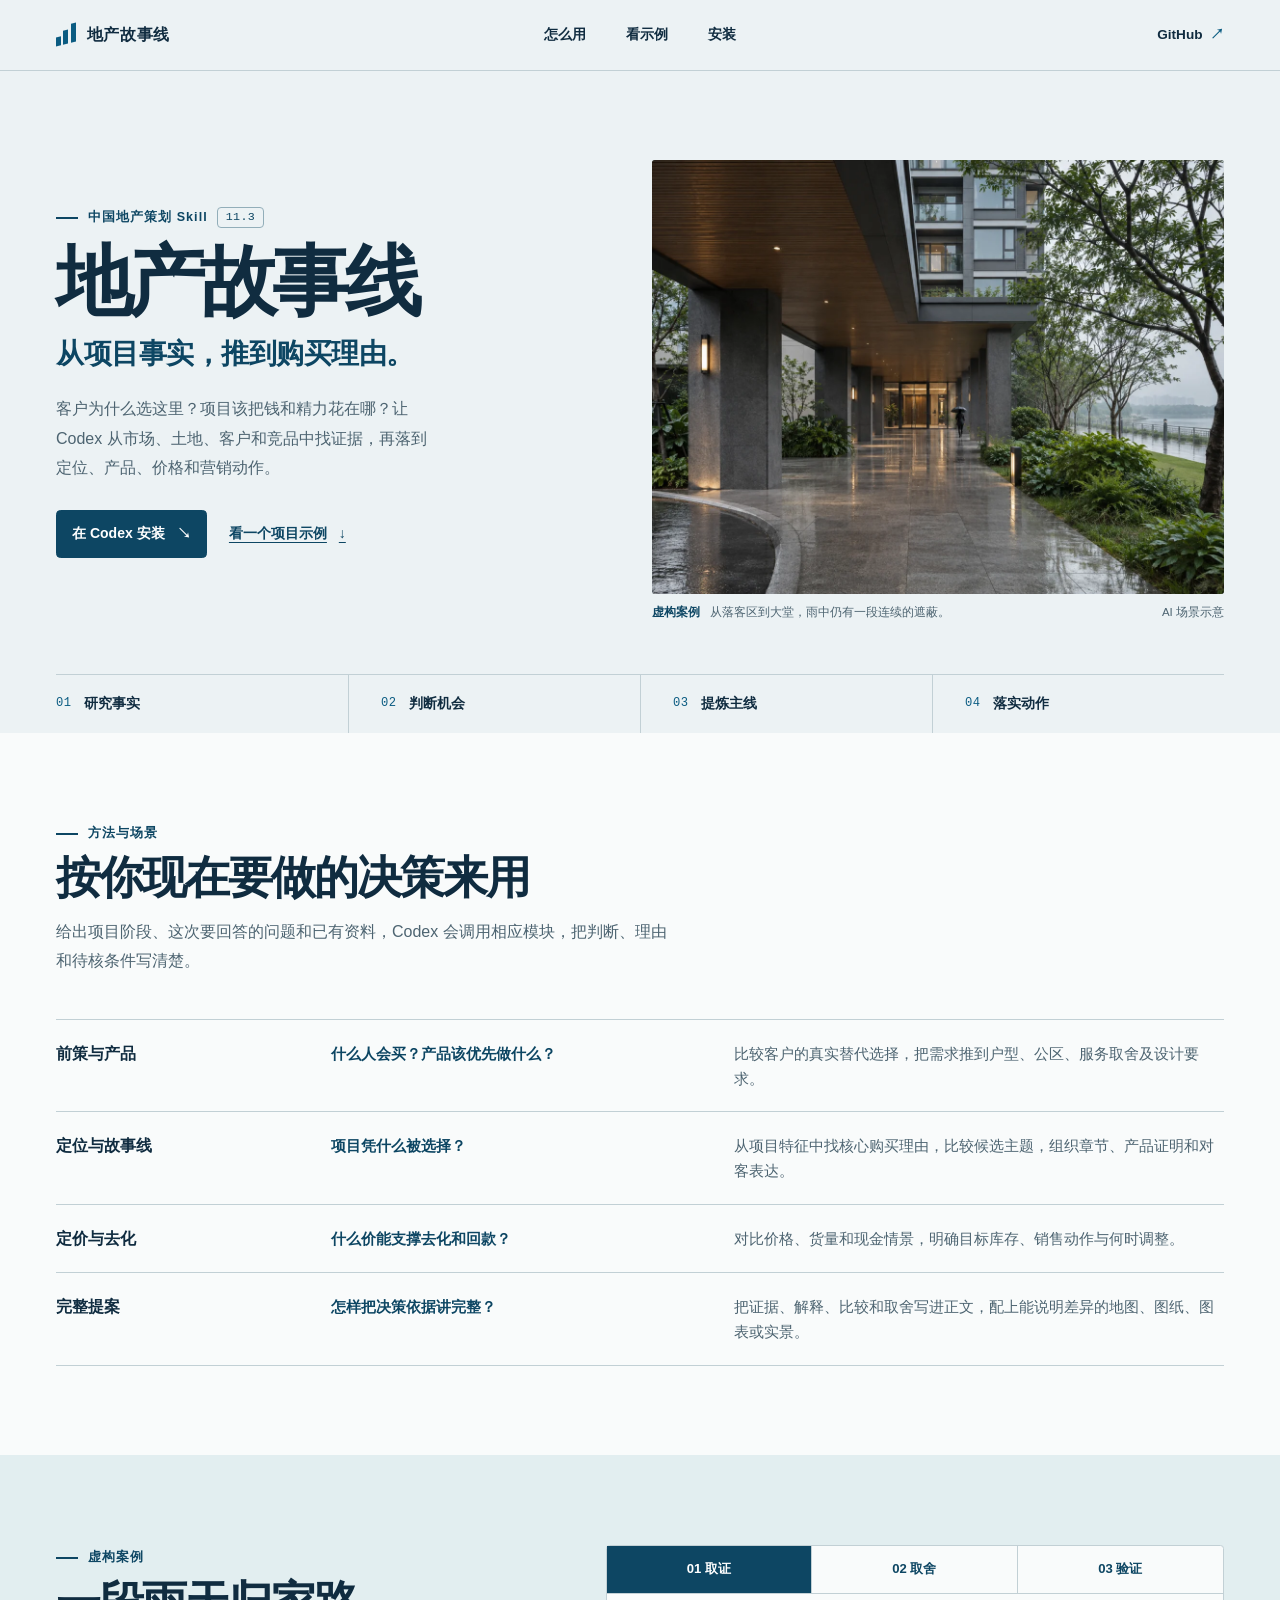
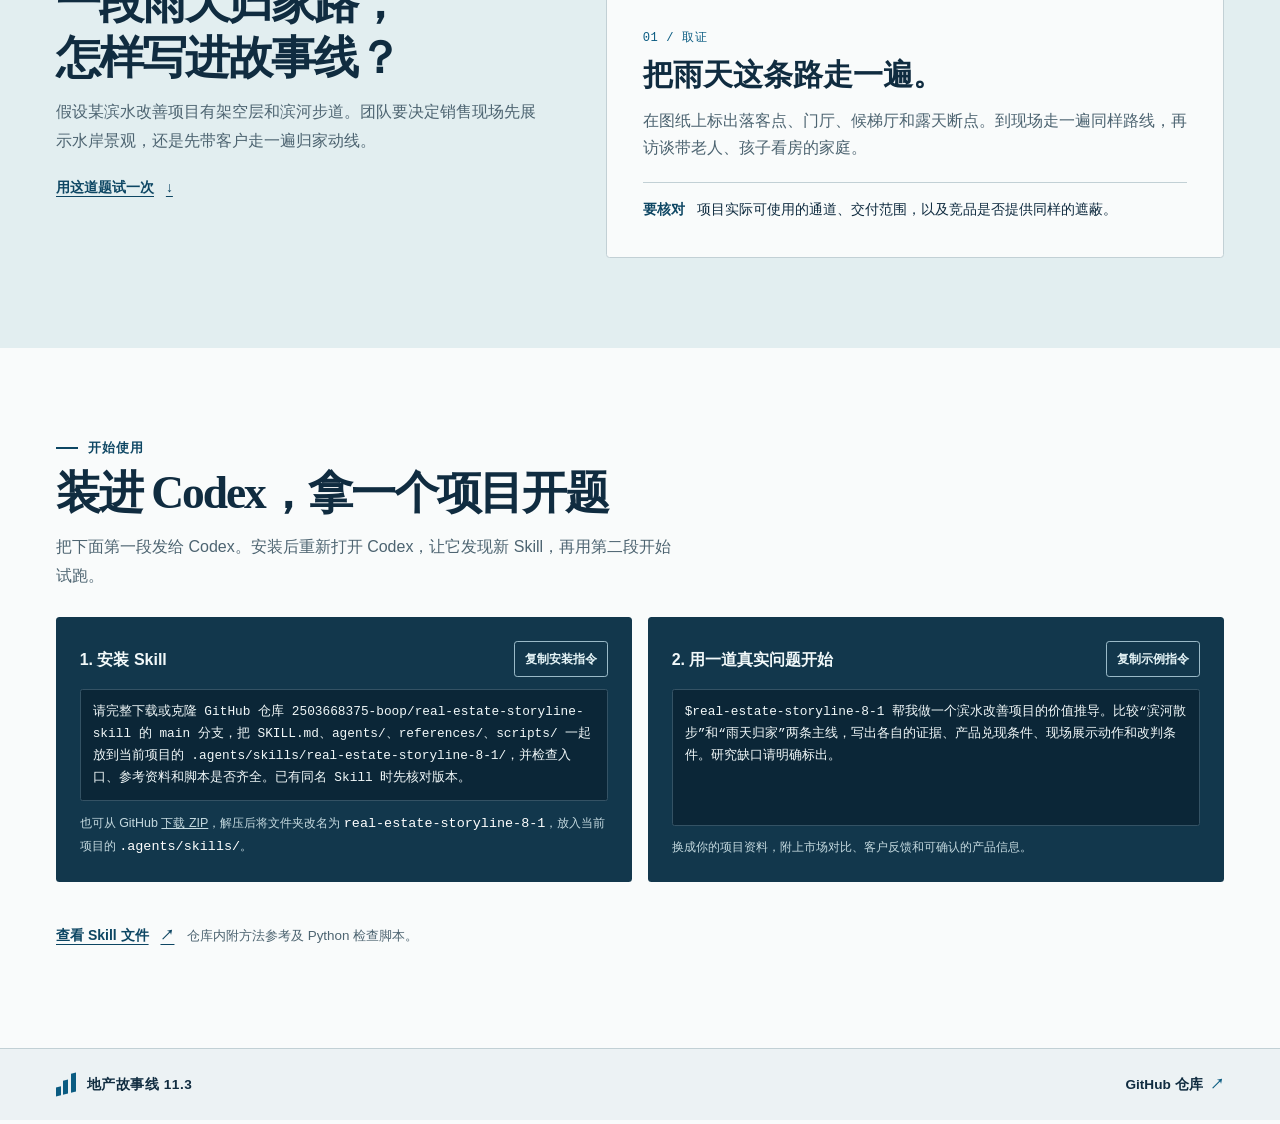
<file: docs/index.html>
<!doctype html>
<html lang="zh-CN">
<head>
  <meta charset="utf-8">
  <meta name="viewport" content="width=device-width, initial-scale=1">
  <meta name="description" content="地产故事线是面向中国地产策划的 Codex Skill，帮助你用市场、客户与项目事实做定位、产品、价格和营销取舍。">
  <meta name="theme-color" content="#ecf2f4">
  <meta property="og:type" content="website">
  <meta property="og:locale" content="zh_CN">
  <meta property="og:title" content="地产故事线 11.3">
  <meta property="og:description" content="从项目事实，推到购买理由。面向中国地产策划的 Codex Skill。">
  <meta property="og:url" content="https://2503668375-boop.github.io/real-estate-storyline-skill/">
  <meta property="og:image" content="https://2503668375-boop.github.io/real-estate-storyline-skill/assets/waterfront-arrival.webp">
  <link rel="canonical" href="https://2503668375-boop.github.io/real-estate-storyline-skill/">
  <link rel="stylesheet" href="assets/site.css">
  <script src="assets/site.js" defer></script>
  <title>地产故事线 11.3 · 中国地产策划 Skill</title>
</head>
<body>
  <a class="skip" href="#main">跳到正文</a>

  <header class="site-header">
    <div class="wrap masthead">
      <a class="brand" href="#main">
        <span class="brand-mark" aria-hidden="true"><i></i><i></i><i></i></span>
        <span>地产故事线</span>
      </a>
      <nav aria-label="页面导航">
        <a href="#method">怎么用</a>
        <a href="#example">看示例</a>
        <a href="#install">安装</a>
      </nav>
      <a class="nav-repo" href="https://github.com/2503668375-boop/real-estate-storyline-skill">GitHub <span aria-hidden="true">↗</span></a>
    </div>
  </header>

  <main id="main">
    <section class="hero" aria-labelledby="page-title">
      <div class="wrap hero-grid">
        <div class="hero-copy">
          <p class="eyebrow"><span class="accent-rule" aria-hidden="true"></span> 中国地产策划 Skill <span class="edition">11.3</span></p>
          <h1 id="page-title">地产故事线</h1>
          <p class="thesis">从项目事实，推到购买理由。</p>
          <p class="hero-intro">客户为什么选这里？项目该把钱和精力花在哪？让 Codex 从市场、土地、客户和竞品中找证据，再落到定位、产品、价格和营销动作。</p>
          <div class="hero-actions">
            <a class="button primary" href="#install">在 Codex 安装 <span aria-hidden="true">↘</span></a>
            <a class="text-link" href="#example">看一个项目示例 <span aria-hidden="true">↓</span></a>
          </div>
        </div>
        <figure class="hero-visual">
          <img src="assets/waterfront-arrival.webp" alt="雨天的住宅入口，连续有顶步道从落客区接向住宅大堂，右侧可见绿化和滨水空间。" width="1200" height="900" fetchpriority="high">
          <figcaption><span class="caption-tag">虚构案例</span><span>从落客区到大堂，雨中仍有一段连续的遮蔽。</span><span class="caption-credit">AI 场景示意</span></figcaption>
        </figure>
      </div>
      <div class="wrap">
        <ol class="route" aria-label="工作顺序">
          <li><span>01</span>研究事实</li>
          <li><span>02</span>判断机会</li>
          <li><span>03</span>提炼主线</li>
          <li><span>04</span>落实动作</li>
        </ol>
      </div>
    </section>

    <section class="wrap method section-space" id="method" aria-labelledby="method-title">
      <header class="section-head">
        <p class="eyebrow"><span class="accent-rule" aria-hidden="true"></span> 方法与场景</p>
        <h2 id="method-title">按你现在要做的决策来用</h2>
        <p>给出项目阶段、这次要回答的问题和已有资料，Codex 会调用相应模块，把判断、理由和待核条件写清楚。</p>
      </header>
      <dl class="method-list">
        <div class="method-row">
          <dt>前策与产品</dt>
          <dd class="method-question">什么人会买？产品该优先做什么？</dd>
          <dd>比较客户的真实替代选择，把需求推到户型、公区、服务取舍及设计要求。</dd>
        </div>
        <div class="method-row">
          <dt>定位与故事线</dt>
          <dd class="method-question">项目凭什么被选择？</dd>
          <dd>从项目特征中找核心购买理由，比较候选主题，组织章节、产品证明和对客表达。</dd>
        </div>
        <div class="method-row">
          <dt>定价与去化</dt>
          <dd class="method-question">什么价能支撑去化和回款？</dd>
          <dd>对比价格、货量和现金情景，明确目标库存、销售动作与何时调整。</dd>
        </div>
        <div class="method-row">
          <dt>完整提案</dt>
          <dd class="method-question">怎样把决策依据讲完整？</dd>
          <dd>把证据、解释、比较和取舍写进正文，配上能说明差异的地图、图纸、图表或实景。</dd>
        </div>
      </dl>
    </section>

    <section class="example" id="example" aria-labelledby="example-title">
      <div class="wrap section-space example-grid">
        <header class="section-head">
          <p class="eyebrow"><span class="accent-rule" aria-hidden="true"></span> 虚构案例</p>
          <h2 id="example-title">一段雨天归家路，<br class="desktop-break">怎样写进故事线？</h2>
          <p>假设某滨水改善项目有架空层和滨河步道。团队要决定销售现场先展示水岸景观，还是先带客户走一遍归家动线。</p>
          <a class="text-link" href="#prompt">用这道题试一次 <span aria-hidden="true">↓</span></a>
        </header>

        <div class="example-notebook" data-example>
          <div class="example-tabs" hidden>
            <button type="button" id="tab-facts" aria-controls="case-facts">01 取证</button>
            <button type="button" id="tab-judgment" aria-controls="case-judgment">02 取舍</button>
            <button type="button" id="tab-action" aria-controls="case-action">03 验证</button>
          </div>
          <section class="example-panel" id="case-facts" aria-labelledby="facts-title">
            <p class="case-kicker">01 / 取证</p>
            <h3 id="facts-title">把雨天这条路走一遍。</h3>
            <p>在图纸上标出落客点、门厅、候梯厅和露天断点。到现场走一遍同样路线，再访谈带老人、孩子看房的家庭。</p>
            <dl class="case-note">
              <dt>要核对</dt>
              <dd>项目实际可使用的通道、交付范围，以及竞品是否提供同样的遮蔽。</dd>
            </dl>
          </section>
          <section class="example-panel" id="case-judgment" aria-labelledby="judgment-title">
            <p class="case-kicker">02 / 取舍</p>
            <h3 id="judgment-title">把“少淋一段雨”写进日常。</h3>
            <p>如果走访发现同类项目也有滨河景观，且家庭反复提到雨天接送，优先呈现遮雨归家。滨河步道留作晴天散步的支撑场景。</p>
            <dl class="case-note">
              <dt>候选主线</dt>
              <dd>风雨里，从容到家。</dd>
            </dl>
          </section>
          <section class="example-panel" id="case-action" aria-labelledby="action-title">
            <p class="case-kicker">03 / 验证</p>
            <h3 id="action-title">让客户走完，看他记住什么。</h3>
            <p>把看房路线从落客区排到大堂，途中展示实景和交付范围。走访后请客户复述最有价值的一处，并记录他对遮蔽中断、权限或维护的疑虑。</p>
            <dl class="case-note">
              <dt>何时改判</dt>
              <dd>如关键路段交付时会断开，或访谈显示这段路很少被使用，就调整展示重点。</dd>
            </dl>
          </section>
        </div>
      </div>
    </section>

    <section class="wrap section-space install" id="install" aria-labelledby="install-title">
      <header class="section-head">
        <p class="eyebrow"><span class="accent-rule" aria-hidden="true"></span> 开始使用</p>
        <h2 id="install-title">装进 Codex，拿一个项目开题</h2>
        <p>把下面第一段发给 Codex。安装后重新打开 Codex，让它发现新 Skill，再用第二段开始试跑。</p>
      </header>

      <div class="install-grid">
        <article class="command-card">
          <div class="command-head">
            <h3>1. 安装 Skill</h3>
            <button class="copy" type="button" data-copy="install-command" hidden>复制安装指令</button>
          </div>
          <pre><code id="install-command">请完整下载或克隆 GitHub 仓库 2503668375-boop/real-estate-storyline-skill 的 main 分支，把 SKILL.md、agents/、references/、scripts/ 一起放到当前项目的 .agents/skills/real-estate-storyline-8-1/，并检查入口、参考资料和脚本是否齐全。已有同名 Skill 时先核对版本。</code></pre>
          <p class="command-note">也可从 GitHub <a href="https://github.com/2503668375-boop/real-estate-storyline-skill/archive/refs/heads/main.zip">下载 ZIP</a>，解压后将文件夹改名为 <code>real-estate-storyline-8-1</code>，放入当前项目的 <code>.agents/skills/</code>。</p>
        </article>

        <article class="command-card" id="prompt">
          <div class="command-head">
            <h3>2. 用一道真实问题开始</h3>
            <button class="copy" type="button" data-copy="example-command" hidden>复制示例指令</button>
          </div>
          <pre><code id="example-command">$real-estate-storyline-8-1 帮我做一个滨水改善项目的价值推导。比较“滨河散步”和“雨天归家”两条主线，写出各自的证据、产品兑现条件、现场展示动作和改判条件。研究缺口请明确标出。</code></pre>
          <p class="command-note">换成你的项目资料，附上市场对比、客户反馈和可确认的产品信息。</p>
        </article>
      </div>
      <div class="copy-status" role="status" aria-live="polite"></div>
      <p class="install-source"><a class="text-link" href="https://github.com/2503668375-boop/real-estate-storyline-skill/blob/main/SKILL.md">查看 Skill 文件 <span aria-hidden="true">↗</span></a><span>仓库内附方法参考及 Python 检查脚本。</span></p>
    </section>
  </main>

  <footer class="site-footer">
    <div class="wrap footer-inner">
      <a class="brand" href="#main"><span class="brand-mark" aria-hidden="true"><i></i><i></i><i></i></span><span>地产故事线 11.3</span></a>
      <a class="nav-repo" href="https://github.com/2503668375-boop/real-estate-storyline-skill">GitHub 仓库 <span aria-hidden="true">↗</span></a>
    </div>
  </footer>
</body>
</html>
</file>
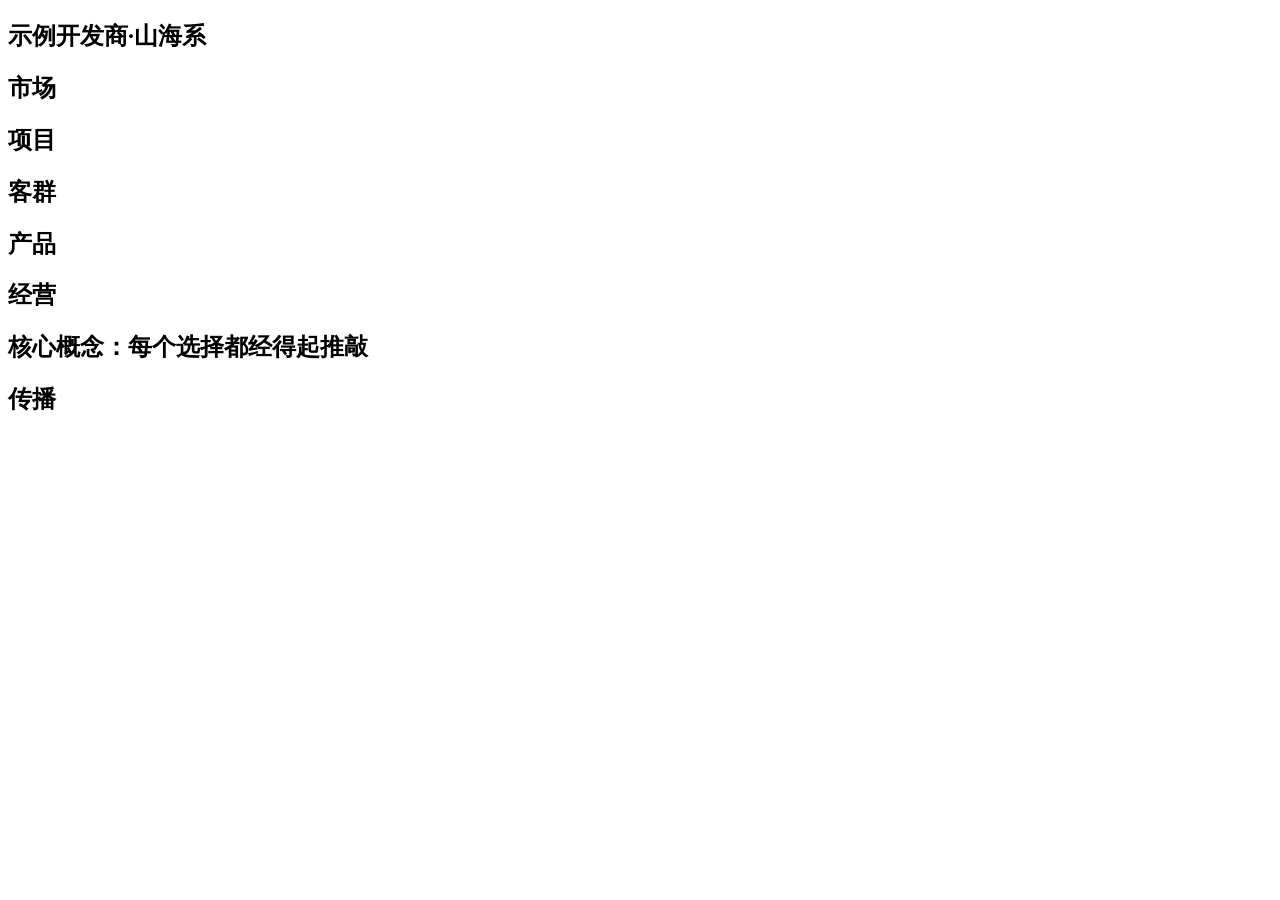
<file: tests/失败样本_8页半成品.html>
<!doctype html>
<html lang="zh-CN">
<head><meta charset="utf-8"><title>示例开发商·山海系</title></head>
<body>
  <section class="slide" data-section="opening"><h1>示例开发商·山海系</h1></section>
  <section class="slide" data-section="market"><h2>市场</h2></section>
  <section class="slide" data-section="project"><h2>项目</h2></section>
  <section class="slide" data-section="audience"><h2>客群</h2></section>
  <section class="slide" data-section="product"><h2>产品</h2></section>
  <section class="slide" data-section="economics"><h2>经营</h2></section>
  <section class="slide" data-section="concept"><h2>核心概念：每个选择都经得起推敲</h2></section>
  <section class="slide" data-section="communication"><h2>传播</h2></section>
</body>
</html>
</file>
<file: docs/assets/site.css>
:root {
  color-scheme: light;
  --ink: #102c40;
  --muted: #4d6471;
  --accent: #0b5c82;
  --accent-dark: #0d4663;
  --surface: #ecf2f4;
  --paper: #f9fbfb;
  --line: #c2d0d5;
  --font-ui: "PingFang SC", "Microsoft YaHei", "Noto Sans CJK SC", sans-serif;
  --font-title: "Songti SC", "Noto Serif CJK SC", "SimSun", serif;
  --font-code: "SFMono-Regular", Consolas, "Liberation Mono", monospace;
  --wrap: 73rem;
}

*, *::before, *::after { box-sizing: border-box; }
html { scroll-behavior: smooth; }
body { margin: 0; background: var(--paper); color: var(--ink); font: 1rem/1.7 var(--font-ui); }
h1, h2, h3, p, ol, dl, dd, figure, pre { margin: 0; }
img { display: block; max-width: 100%; }
a { color: inherit; }
button { font: inherit; }
[hidden] { display: none !important; }
:focus-visible { outline: 2px solid #23759a; outline-offset: 4px; }
section[id], article[id] { scroll-margin-top: 1.5rem; }

.wrap { width: min(var(--wrap), calc(100% - clamp(2rem, 8vw, 7rem))); margin-inline: auto; }
.skip {
  position: fixed;
  inset: .75rem auto auto .75rem;
  z-index: 2;
  padding: .625rem 1rem;
  transform: translateY(-150%);
  color: white;
  background: var(--accent-dark);
}
.skip:focus { transform: none; }

.site-header { background: var(--surface); border-bottom: 1px solid var(--line); }
.masthead {
  display: grid;
  grid-template-columns: 1fr auto 1fr;
  align-items: center;
  min-height: 4.35rem;
}
.brand {
  display: inline-flex;
  align-items: center;
  gap: .7rem;
  width: fit-content;
  font-size: .97rem;
  font-weight: 700;
  letter-spacing: .04em;
  text-decoration: none;
}
.brand-mark {
  width: 1.22rem;
  height: 1.18rem;
  display: grid;
  grid-template-columns: repeat(3, 1fr);
  align-items: end;
  gap: .15rem;
  transform: skewY(-14deg);
  color: var(--accent);
}
.brand-mark i { background: currentColor; }
.brand-mark i:nth-child(1) { height: 47%; }
.brand-mark i:nth-child(2) { height: 75%; }
.brand-mark i:nth-child(3) { height: 100%; }
.masthead nav { display: flex; gap: clamp(1.1rem, 3.1vw, 2.5rem); }
.masthead nav a, .nav-repo {
  padding: .6rem 0;
  font-size: .85rem;
  text-decoration: none;
  font-weight: 650;
}
.masthead nav a:hover, .nav-repo:hover { color: var(--accent); text-decoration: underline; text-underline-offset: .27em; }
.nav-repo { justify-self: end; white-space: nowrap; }
.nav-repo span { margin-left: .27em; color: var(--accent); }

.hero { background: var(--surface); }
.hero-grid {
  display: grid;
  grid-template-columns: minmax(0, .93fr) minmax(0, 1fr);
  gap: clamp(1.6rem, 5vw, 5rem);
  align-items: center;
  padding-block: clamp(3.4rem, 7vw, 6.3rem) clamp(2.3rem, 4.1vw, 4rem);
}
.hero-copy { padding-bottom: 1.05rem; }
.eyebrow {
  display: flex;
  flex-wrap: wrap;
  align-items: center;
  gap: .6rem;
  color: var(--accent-dark);
  font-size: .785rem;
  font-weight: 700;
  letter-spacing: .085em;
}
.accent-rule { width: 1.38rem; height: 2px; background: currentColor; }
.edition { padding: .06rem .46rem; border: 1px solid #92aeb9; border-radius: .25rem; font: .73rem/1.5 var(--font-code); letter-spacing: .03em; }
h1 { margin: .72rem 0 .45rem; font: 800 clamp(3.05rem, 6vw, 6rem)/1.13 var(--font-title); letter-spacing: -.063em; }
.thesis { font: 700 clamp(1.24rem, 2.15vw, 2.05rem)/1.45 var(--font-title); color: var(--accent-dark); letter-spacing: -.017em; }
.hero-intro { max-width: 24em; margin-top: 1.25rem; color: var(--muted); line-height: 1.86; }
.hero-actions { display: flex; flex-wrap: wrap; align-items: center; gap: .7rem 1.4rem; margin-top: 1.7rem; }
.button, .text-link { display: inline-flex; align-items: center; gap: .85em; min-height: 2.75rem; font-size: .875rem; font-weight: 700; }
.button { justify-content: center; padding: .68rem .94rem; border-radius: .28rem; text-decoration: none; }
.primary { color: #fff; background: var(--accent-dark); border: 1px solid var(--accent-dark); }
.primary:hover { background: var(--accent); }
.text-link { color: var(--accent-dark); text-decoration: underline; text-underline-offset: .27em; }
.text-link:hover { color: var(--accent); text-decoration-thickness: 2px; }
.hero-visual { align-self: stretch; display: flex; flex-direction: column; justify-content: center; min-width: 0; }
.hero-visual img {
  width: 100%;
  height: auto;
  aspect-ratio: 1.32;
  object-fit: cover;
  object-position: 51% 52%;
  background: #91a3a8;
  border-radius: .18rem;
}
.hero-visual figcaption {
  display: grid;
  grid-template-columns: auto 1fr auto;
  gap: .6rem;
  align-items: baseline;
  margin-top: .63rem;
  color: var(--muted);
  font-size: .72rem;
  line-height: 1.55;
}
.caption-tag { color: var(--accent-dark); font-weight: 700; }
.caption-credit { white-space: nowrap; }

.route {
  display: grid;
  grid-template-columns: repeat(4, 1fr);
  list-style: none;
  padding: 0;
  border-top: 1px solid var(--line);
}
.route li {
  display: flex;
  gap: .8rem;
  align-items: center;
  position: relative;
  padding: 1.05rem .8rem 1.1rem 0;
  font-size: .88rem;
  font-weight: 700;
}
.route li:not(:first-child) { padding-left: clamp(.55rem, 2.6vw, 2rem); border-left: 1px solid var(--line); }
.route span, .case-kicker { color: var(--accent); font: .76rem/1.45 var(--font-code); letter-spacing: .045em; }
.section-space { padding-block: clamp(3.55rem, 7vw, 6.6rem); }
.section-head h2 {
  margin: .45rem 0 .65rem;
  font: 750 clamp(1.9rem, 3.55vw, 3.35rem)/1.22 var(--font-title);
  letter-spacing: -.045em;
}
.section-head p:not(.eyebrow) { max-width: 39em; color: var(--muted); line-height: 1.82; }

.method-list { margin-top: clamp(1.55rem, 3.4vw, 2.75rem); border-top: 1px solid var(--line); }
.method-row {
  display: grid;
  grid-template-columns: .72fr 1.1fr 1.45fr;
  gap: .55rem clamp(.85rem, 2.6vw, 1.95rem);
  padding: clamp(.9rem, 2vw, 1.25rem) 0;
  border-bottom: 1px solid var(--line);
  align-items: baseline;
}
.method-row dt { font-weight: 720; }
.method-row dd { color: var(--muted); font-size: .91rem; }
.method-row .method-question { color: var(--accent-dark); font-weight: 670; }

.example { background: #e2eef0; }
.example-grid { display: grid; gap: clamp(1.75rem, 5vw, 4rem); grid-template-columns: minmax(0, .88fr) minmax(0, 1.12fr); }
.example-grid .section-head { padding-top: .15rem; }
.example-grid .text-link { margin-top: .65rem; }
.example-notebook { background: var(--paper); border: 1px solid var(--line); border-radius: .22rem; min-width: 0; }
.example-tabs { display: grid; grid-template-columns: repeat(3, minmax(0, 1fr)); border-bottom: 1px solid var(--line); }
.example-tabs button {
  min-height: 2.95rem;
  border: 0;
  border-right: 1px solid var(--line);
  padding: .6rem .45rem;
  background: transparent;
  color: var(--accent-dark);
  font-size: .82rem;
  font-weight: 720;
  cursor: pointer;
}
.example-tabs button:last-child { border-right: 0; }
.example-tabs button:hover { background: #e3eef0; }
.example-tabs button[aria-selected="true"] { color: #fff; background: var(--accent-dark); }
.example-tabs button:focus-visible { outline-offset: -4px; outline-color: #6eaec3; }
.example-panel { padding: clamp(1.05rem, 3.2vw, 2.25rem); }
.example-panel + .example-panel:not([hidden]) { border-top: 1px solid var(--line); }
.example-panel[role="tabpanel"] { border-top: 0 !important; }
.example-panel h3 { margin: .48rem 0 .7rem; font: 720 clamp(1.32rem, 2.35vw, 2.02rem)/1.35 var(--font-title); }
.example-panel > p:not(.case-kicker) { color: var(--muted); }
.case-note { display: grid; grid-template-columns: auto 1fr; gap: .75rem; border-top: 1px solid var(--line); margin-top: 1.3rem; padding-top: .9rem; font-size: .875rem; }
.case-note dt { color: var(--accent-dark); font-weight: 700; }

.install-grid { margin-top: 1.7rem; display: grid; grid-template-columns: repeat(2, minmax(0, 1fr)); gap: 1rem; }
.command-card {
  display: flex;
  flex-direction: column;
  gap: .72rem;
  padding: clamp(.95rem, 2.25vw, 1.48rem);
  background: #12374c;
  color: #f1f8f9;
  border-radius: .22rem;
}
.command-head { display: flex; flex-wrap: wrap; align-items: center; justify-content: space-between; gap: .45rem; }
.command-head h3 { font-size: 1rem; }
.copy {
  border: 1px solid #9abac8;
  border-radius: .2rem;
  min-height: 2.28rem;
  background: transparent;
  color: #e4f3f6;
  padding: .32rem .65rem;
  font-size: .76rem;
  font-weight: 650;
  cursor: pointer;
}
.copy:hover { background: #215371; }
.copy:focus-visible { outline-color: #afd7e3; }
.command-card pre {
  flex: 1;
  padding: .7rem .75rem;
  background: #0b2637;
  border: 1px solid #345264;
  border-radius: .15rem;
  white-space: pre-wrap;
  overflow-wrap: anywhere;
  font: .8rem/1.72 var(--font-code);
}
.command-note { color: #c4d9df; font-size: .78rem; }
.command-note code { color: #fff; font-size: .84rem; }
.copy-status { min-height: 1.3rem; margin-top: .45rem; color: var(--accent-dark); font-size: .84rem; }
.install-source { display: flex; flex-wrap: wrap; align-items: center; gap: .05rem .78rem; margin-top: .25rem; color: var(--muted); font-size: .84rem; }

.site-footer { border-top: 1px solid var(--line); background: var(--surface); }
.footer-inner { display: flex; justify-content: space-between; gap: .8rem; align-items: center; padding-block: .9rem; }
.footer-inner .brand { font-size: .85rem; }

@media (max-width: 54rem) {
  .hero-grid { gap: 1.5rem; }
  .hero-visual figcaption { grid-template-columns: auto 1fr; }
  .caption-credit { grid-column: 2; margin-top: -.35rem; }
  .desktop-break { display: none; }
}

@media (max-width: 44rem) {
  .masthead { display: flex; gap: .6rem; justify-content: space-between; min-height: 3.6rem; }
  .masthead nav { gap: 1rem; }
  .hero-grid, .example-grid, .install-grid { grid-template-columns: minmax(0, 1fr); }
  .hero-grid { padding-block: 2.65rem 1.6rem; gap: 1.1rem; }
  .hero-copy { padding-bottom: 0; }
  .hero-intro { margin-top: .85rem; }
  .hero-actions { margin-top: 1.16rem; }
  .hero-visual img { aspect-ratio: 1.54; }
  .hero-visual figcaption { grid-template-columns: auto 1fr auto; gap: .36rem; }
  .caption-credit { grid-column: auto; margin-top: 0; }
  .method-row { grid-template-columns: minmax(0, 1fr) minmax(0, 1.5fr); }
  .method-row dd:last-child { grid-column: 1 / -1; }
}

@media (max-width: 26rem) {
  .masthead nav { gap: .58rem; }
  .brand { gap: .37rem; font-size: .82rem; }
  .masthead nav a, .nav-repo { font-size: .73rem; }
  .brand-mark { width: .88rem; height: .94rem; gap: .095rem; }
  .route li { display: block; padding-block: .65rem .75rem; font-size: .78rem; }
  .route span { display: block; font-size: .68rem; }
  .hero-visual figcaption { grid-template-columns: auto 1fr; }
  .caption-credit { grid-column: 2; }
  .method-row { grid-template-columns: 1fr; gap: .2rem; }
}

@media (prefers-reduced-motion: reduce) {
  html { scroll-behavior: auto; }
}
</file>
